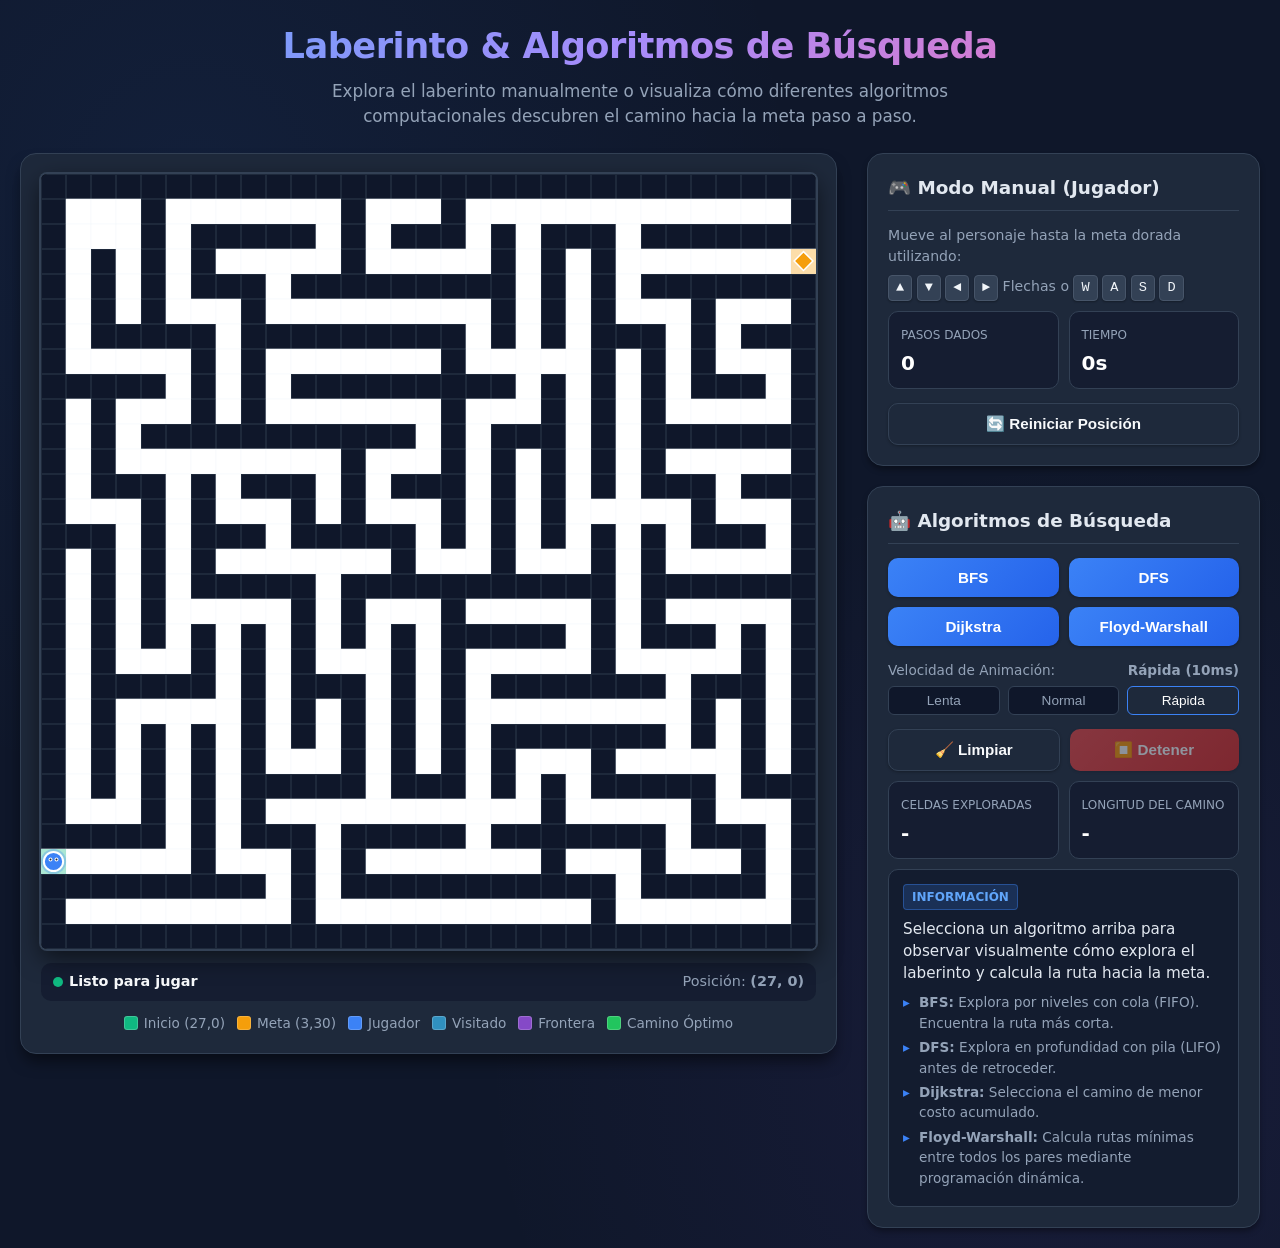
<file: index.html>
<!DOCTYPE html>
<html lang="es">
<head>
  <meta charset="UTF-8">
  <meta name="viewport" content="width=device-width, initial-scale=1.0">
  <title>Laberinto Interactivo y Algoritmos de Búsqueda | Ciencia Callejera</title>
  <meta name="description" content="Aplicación interactiva y educativa para jugar y visualizar algoritmos de búsqueda de caminos en laberintos: BFS, DFS, Dijkstra y Floyd-Warshall.">
  <link rel="stylesheet" href="css/estilo.css">
</head>
<body>

  <header>
    <h1>Laberinto & Algoritmos de Búsqueda</h1>
    <p>Explora el laberinto manualmente o visualiza cómo diferentes algoritmos computacionales descubren el camino hacia la meta paso a paso.</p>
  </header>

  <main class="app-container">
    <!-- Panel del Canvas / Tablero -->
    <section class="canvas-panel">
      <div class="canvas-wrapper">
        <canvas id="canvasLaberinto" width="775" height="775"></canvas>
        
        <!-- Overlay de Victoria -->
        <div id="victoryOverlay" class="victory-overlay hidden">
          <div class="victory-content">
            <div class="victory-icon">🏆</div>
            <h2>¡Laberinto completado!</h2>
            <p>¡Felicitaciones! Has llegado a la meta con éxito.</p>
            <div class="victory-stats">
              <div class="stat-item">
                <span class="stat-label">Movimientos</span>
                <span id="victoryPasos" class="stat-value">0</span>
              </div>
              <div class="stat-item">
                <span class="stat-label">Tiempo</span>
                <span id="victoryTiempo" class="stat-value">0s</span>
              </div>
            </div>
            <button id="btnVictoriaReiniciar" class="btn btn-success" onclick="reiniciarJuego()" style="width: 100%;">
              🔄 Jugar de nuevo
            </button>
          </div>
        </div>
      </div>

      <!-- Barra de estado debajo del canvas -->
      <div class="canvas-statusbar">
        <div class="status-badge">
          <span id="statusIndicator" class="badge-dot"></span>
          <span id="statusText">Listo para jugar</span>
        </div>
        <div>
          Posición: <strong id="marcadorPosicion">(27, 0)</strong>
        </div>
      </div>

      <!-- Leyenda de Colores -->
      <div class="legend-bar">
        <div class="legend-item">
          <span class="legend-color" style="background-color: #10b981;"></span>
          <span>Inicio (27,0)</span>
        </div>
        <div class="legend-item">
          <span class="legend-color" style="background-color: #f59e0b;"></span>
          <span>Meta (3,30)</span>
        </div>
        <div class="legend-item">
          <span class="legend-color" style="background-color: #3b82f6;"></span>
          <span>Jugador</span>
        </div>
        <div class="legend-item">
          <span class="legend-color" style="background-color: rgba(56, 189, 248, 0.7);"></span>
          <span>Visitado</span>
        </div>
        <div class="legend-item">
          <span class="legend-color" style="background-color: rgba(168, 85, 247, 0.75);"></span>
          <span>Frontera</span>
        </div>
        <div class="legend-item">
          <span class="legend-color" style="background-color: #22c55e;"></span>
          <span>Camino Óptimo</span>
        </div>
      </div>
    </section>

    <!-- Panel Lateral de Controles y Explicación -->
    <aside class="sidebar-panel">
      
      <!-- Tarjeta 1: Modo Jugador -->
      <div class="card" id="cardJugador">
        <h2 class="card-title">🎮 Modo Manual (Jugador)</h2>
        <div class="instructions-list">
          <p>Mueve al personaje hasta la meta dorada utilizando:</p>
          <p>
            <span class="key-badge">▲</span> <span class="key-badge">▼</span> <span class="key-badge">◄</span> <span class="key-badge">►</span> Flechas o <span class="key-badge">W</span> <span class="key-badge">A</span> <span class="key-badge">S</span> <span class="key-badge">D</span>
          </p>
        </div>

        <div class="metrics-grid">
          <div class="metric-card">
            <span class="metric-card-label">Pasos dados</span>
            <div id="marcadorPasos" class="metric-card-val">0</div>
          </div>
          <div class="metric-card">
            <span class="metric-card-label">Tiempo</span>
            <div id="marcadorTiempo" class="metric-card-val">0s</div>
          </div>
        </div>

        <div style="margin-top: 14px;">
          <button id="btnReiniciarJuego" class="btn btn-outline" onclick="reiniciarJuego()" style="width: 100%;">
            🔄 Reiniciar Posición
          </button>
        </div>
      </div>

      <!-- Tarjeta 2: Demostración de Algoritmos -->
      <div class="card" id="cardAlgoritmos">
        <h2 class="card-title">🤖 Algoritmos de Búsqueda</h2>
        
        <div class="btn-group">
          <button id="btnBFS" class="btn btn-primary" onclick="ejecutarAlgoritmo('BFS')">
            BFS
          </button>
          <button id="btnDFS" class="btn btn-primary" onclick="ejecutarAlgoritmo('DFS')">
            DFS
          </button>
          <button id="btnDijkstra" class="btn btn-primary" onclick="ejecutarAlgoritmo('Dijkstra')">
            Dijkstra
          </button>
          <button id="btnFloydWarshall" class="btn btn-primary" onclick="ejecutarAlgoritmo('Floyd-Warshall')">
            Floyd-Warshall
          </button>
        </div>

        <!-- Control de Velocidad -->
        <div class="speed-control">
          <div class="speed-header">
            <span>Velocidad de Animación:</span>
            <strong id="labelVelocidad">Rápida (10ms)</strong>
          </div>
          <div class="speed-buttons">
            <button class="speed-btn" onclick="cambiarVelocidad(60, 'Lenta (60ms)', this)">Lenta</button>
            <button class="speed-btn" onclick="cambiarVelocidad(25, 'Normal (25ms)', this)">Normal</button>
            <button class="speed-btn active" onclick="cambiarVelocidad(10, 'Rápida (10ms)', this)">Rápida</button>
          </div>
        </div>

        <!-- Acciones de Demostración -->
        <div style="display: flex; gap: 10px; margin-top: 14px;">
          <button id="btnLimpiarDemo" class="btn btn-outline" onclick="limpiarDemostracion()" style="flex: 1;">
            🧹 Limpiar
          </button>
          <button id="btnDetener" class="btn btn-danger" onclick="detenerAlgoritmo()" style="flex: 1;" disabled>
            ⏹️ Detener
          </button>
        </div>

        <!-- Métricas del Algoritmo -->
        <div class="metrics-grid">
          <div class="metric-card">
            <span class="metric-card-label">Celdas exploradas</span>
            <div id="algoCeldas" class="metric-card-val">-</div>
          </div>
          <div class="metric-card">
            <span class="metric-card-label">Longitud del camino</span>
            <div id="algoLongitud" class="metric-card-val">-</div>
          </div>
        </div>

        <!-- Explicación Educativa -->
        <div class="educational-box">
          <span id="algoTag" class="algo-tag">Información</span>
          <p id="algoDesc" class="algo-desc">
            Selecciona un algoritmo arriba para observar visualmente cómo explora el laberinto y calcula la ruta hacia la meta.
          </p>
          <ul id="algoBullets" class="algo-bullets">
            <li><strong>BFS:</strong> Explora por niveles con cola (FIFO). Encuentra la ruta más corta.</li>
            <li><strong>DFS:</strong> Explora en profundidad con pila (LIFO) antes de retroceder.</li>
            <li><strong>Dijkstra:</strong> Selecciona el camino de menor costo acumulado.</li>
            <li><strong>Floyd-Warshall:</strong> Calcula rutas mínimas entre todos los pares mediante programación dinámica.</li>
          </ul>
        </div>

      </div>

    </aside>
  </main>

  <!-- Módulos de Javascript -->
  <script src="js/laberinto.js"></script>
  <script src="js/juego.js"></script>
  <script src="js/bfs.js"></script>
  <script src="js/dfs.js"></script>
  <script src="js/dijkstra.js"></script>
  <script src="js/floydWarshall.js"></script>
  <script src="js/algoritmos.js"></script>

  <script>
    // Inicialización al cargar el documento
    document.addEventListener('DOMContentLoaded', () => {
      inicializarCanvas();
      inicializarJuego();
    });
  </script>
</body>
</html>
</file>
<file: css/estilo.css>
/* ==========================================================================
   Estilos Principales - Laberinto Interactivo & Educativo de Algoritmos
   ========================================================================== */

:root {
  --bg-primary: #0f172a;
  --bg-secondary: #1e293b;
  --bg-card: #1e293b;
  --bg-card-hover: #334155;
  --border-color: #334155;
  --border-focus: #38bdf8;
  
  --text-primary: #f8fafc;
  --text-secondary: #94a3b8;
  --text-muted: #64748b;
  
  --color-wall: #0f172a;
  --color-path: #ffffff;
  --color-start: #10b981;
  --color-goal: #f59e0b;
  --color-player: #3b82f6;
  --color-visited: #38bdf8;
  --color-frontier: #a855f7;
  --color-shortest-path: #22c55e;
  
  --accent-primary: #3b82f6;
  --accent-primary-hover: #2563eb;
  --accent-secondary: #8b5cf6;
  --accent-success: #10b981;
  --accent-warning: #f59e0b;
  --accent-danger: #ef4444;
  
  --radius-sm: 6px;
  --radius-md: 10px;
  --radius-lg: 16px;
  --shadow-sm: 0 1px 3px rgba(0, 0, 0, 0.3);
  --shadow-md: 0 4px 6px -1px rgba(0, 0, 0, 0.4);
  --shadow-lg: 0 10px 15px -3px rgba(0, 0, 0, 0.5);
  --shadow-glow: 0 0 20px rgba(59, 130, 246, 0.3);
  
  --font-main: 'Segoe UI', system-ui, -apple-system, BlinkMacSystemFont, Roboto, sans-serif;
}

* {
  box-sizing: border-box;
  margin: 0;
  padding: 0;
}

body {
  background-color: var(--bg-primary);
  color: var(--text-primary);
  font-family: var(--font-main);
  min-height: 100vh;
  display: flex;
  flex-direction: column;
  line-height: 1.5;
  padding: 20px;
  background-image: 
    radial-gradient(circle at 15% 15%, rgba(59, 130, 246, 0.08) 0%, transparent 40%),
    radial-gradient(circle at 85% 85%, rgba(139, 92, 246, 0.08) 0%, transparent 40%);
}

/* Header */
header {
  text-align: center;
  margin-bottom: 24px;
}

header h1 {
  font-size: 2.2rem;
  font-weight: 800;
  letter-spacing: -0.5px;
  background: linear-gradient(135deg, #60a5fa 0%, #a78bfa 50%, #f472b6 100%);
  -webkit-background-clip: text;
  -webkit-text-fill-color: transparent;
  margin-bottom: 6px;
}

header p {
  color: var(--text-secondary);
  font-size: 1.05rem;
  max-width: 680px;
  margin: 0 auto;
}

/* Contenedor Principal */
.app-container {
  display: flex;
  justify-content: center;
  align-items: flex-start;
  gap: 30px;
  max-width: 1400px;
  margin: 0 auto;
  width: 100%;
  flex-wrap: wrap;
}

/* Panel del Laberinto / Canvas */
.canvas-panel {
  display: flex;
  flex-direction: column;
  align-items: center;
  background-color: var(--bg-secondary);
  padding: 20px;
  border-radius: var(--radius-lg);
  border: 1px solid var(--border-color);
  box-shadow: var(--shadow-lg);
  position: relative;
}

.canvas-wrapper {
  position: relative;
  border-radius: var(--radius-sm);
  overflow: hidden;
  box-shadow: 0 0 0 2px #334155, 0 8px 24px rgba(0,0,0,0.6);
  background-color: #000;
}

canvas {
  display: block;
  image-rendering: pixelated;
  image-rendering: crisp-edges;
}

/* Overlay de Victoria */
.victory-overlay {
  position: absolute;
  top: 0;
  left: 0;
  width: 100%;
  height: 100%;
  background: rgba(15, 23, 42, 0.88);
  backdrop-filter: blur(4px);
  display: flex;
  flex-direction: column;
  align-items: center;
  justify-content: center;
  padding: 24px;
  text-align: center;
  border-radius: var(--radius-sm);
  animation: fadeIn 0.3s ease-out;
  z-index: 10;
}

.victory-overlay.hidden {
  display: none;
}

.victory-content {
  background: var(--bg-secondary);
  border: 2px solid var(--accent-success);
  padding: 30px 40px;
  border-radius: var(--radius-lg);
  box-shadow: 0 0 30px rgba(16, 185, 129, 0.4);
  max-width: 420px;
}

.victory-icon {
  font-size: 3.5rem;
  margin-bottom: 10px;
  animation: bounce 0.6s infinite alternate;
}

.victory-content h2 {
  font-size: 1.8rem;
  color: var(--accent-success);
  margin-bottom: 8px;
}

.victory-stats {
  margin: 16px 0 24px;
  display: flex;
  justify-content: space-around;
  background: rgba(0,0,0,0.25);
  padding: 12px;
  border-radius: var(--radius-md);
}

.stat-item {
  display: flex;
  flex-direction: column;
}

.stat-label {
  font-size: 0.8rem;
  color: var(--text-secondary);
  text-transform: uppercase;
  letter-spacing: 0.5px;
}

.stat-value {
  font-size: 1.4rem;
  font-weight: bold;
  color: var(--text-primary);
}

/* Barra de Estado del Juego / Laberinto */
.canvas-statusbar {
  width: 100%;
  display: flex;
  justify-content: space-between;
  align-items: center;
  margin-top: 14px;
  padding: 8px 12px;
  background: rgba(15, 23, 42, 0.6);
  border-radius: var(--radius-md);
  font-size: 0.9rem;
  color: var(--text-secondary);
}

.status-badge {
  display: inline-flex;
  align-items: center;
  gap: 6px;
  font-weight: 600;
  color: var(--text-primary);
}

.badge-dot {
  width: 10px;
  height: 10px;
  border-radius: 50%;
  background-color: var(--accent-success);
}

.badge-dot.busy {
  background-color: var(--accent-warning);
  animation: pulse 1s infinite;
}

/* Leyenda de Colores */
.legend-bar {
  display: flex;
  flex-wrap: wrap;
  gap: 12px;
  margin-top: 12px;
  font-size: 0.85rem;
  color: var(--text-secondary);
  justify-content: center;
}

.legend-item {
  display: flex;
  align-items: center;
  gap: 6px;
}

.legend-color {
  width: 14px;
  height: 14px;
  border-radius: 3px;
  border: 1px solid rgba(255, 255, 255, 0.2);
}

/* Panel Lateral de Controles */
.sidebar-panel {
  flex: 1;
  min-width: 360px;
  max-width: 480px;
  display: flex;
  flex-direction: column;
  gap: 20px;
}

.card {
  background-color: var(--bg-secondary);
  border-radius: var(--radius-lg);
  border: 1px solid var(--border-color);
  padding: 20px;
  box-shadow: var(--shadow-md);
}

.card-title {
  font-size: 1.15rem;
  font-weight: 700;
  margin-bottom: 14px;
  display: flex;
  align-items: center;
  gap: 8px;
  color: #e2e8f0;
  border-bottom: 1px solid var(--border-color);
  padding-bottom: 8px;
}

/* Botones y Controles */
.btn-group {
  display: grid;
  grid-template-columns: 1fr 1fr;
  gap: 10px;
}

.btn {
  padding: 11px 16px;
  font-size: 0.95rem;
  font-weight: 600;
  border: none;
  border-radius: var(--radius-md);
  cursor: pointer;
  display: inline-flex;
  align-items: center;
  justify-content: center;
  gap: 8px;
  transition: all 0.2s cubic-bezier(0.4, 0, 0.2, 1);
  color: #fff;
  background-color: #334155;
  box-shadow: var(--shadow-sm);
  text-align: center;
  user-select: none;
}

.btn:hover:not(:disabled) {
  background-color: #475569;
  transform: translateY(-1px);
  box-shadow: var(--shadow-md);
}

.btn:active:not(:disabled) {
  transform: translateY(0);
}

.btn:disabled {
  opacity: 0.5;
  cursor: not-allowed;
  transform: none;
}

.btn-primary {
  background: linear-gradient(135deg, var(--accent-primary) 0%, #2563eb 100%);
}

.btn-primary:hover:not(:disabled) {
  background: linear-gradient(135deg, #60a5fa 0%, var(--accent-primary) 100%);
  box-shadow: 0 0 15px rgba(59, 130, 246, 0.4);
}

.btn-success {
  background: linear-gradient(135deg, #10b981 0%, #059669 100%);
}

.btn-success:hover:not(:disabled) {
  background: linear-gradient(135deg, #34d399 0%, #10b981 100%);
  box-shadow: 0 0 15px rgba(16, 185, 129, 0.4);
}

.btn-warning {
  background: linear-gradient(135deg, #f59e0b 0%, #d97706 100%);
}

.btn-danger {
  background: linear-gradient(135deg, #ef4444 0%, #dc2626 100%);
}

.btn-outline {
  background: transparent;
  border: 1px solid var(--border-color);
  color: var(--text-primary);
}

.btn-outline:hover:not(:disabled) {
  background: rgba(255, 255, 255, 0.05);
  border-color: var(--accent-primary);
}

.btn.active {
  background: var(--accent-primary);
  border-color: #93c5fd;
  box-shadow: 0 0 12px rgba(59, 130, 246, 0.5);
}

/* Control de Velocidad */
.speed-control {
  margin-top: 14px;
  display: flex;
  flex-direction: column;
  gap: 6px;
}

.speed-header {
  display: flex;
  justify-content: space-between;
  font-size: 0.85rem;
  color: var(--text-secondary);
}

.speed-buttons {
  display: flex;
  gap: 8px;
}

.speed-btn {
  flex: 1;
  padding: 6px 10px;
  font-size: 0.85rem;
  background: #0f172a;
  border: 1px solid var(--border-color);
  color: var(--text-secondary);
  border-radius: var(--radius-sm);
  cursor: pointer;
  transition: all 0.15s;
}

.speed-btn.active, .speed-btn:hover {
  color: #fff;
  border-color: var(--accent-primary);
  background: #1e293b;
}

/* Panel Educativo */
.educational-box {
  background: rgba(15, 23, 42, 0.7);
  border: 1px solid var(--border-color);
  border-radius: var(--radius-md);
  padding: 14px;
  margin-top: 10px;
}

.algo-tag {
  display: inline-block;
  font-size: 0.75rem;
  font-weight: 700;
  text-transform: uppercase;
  padding: 3px 8px;
  border-radius: 4px;
  background: rgba(59, 130, 246, 0.2);
  color: #60a5fa;
  margin-bottom: 8px;
  border: 1px solid rgba(59, 130, 246, 0.4);
}

.algo-desc {
  font-size: 0.95rem;
  color: #e2e8f0;
  line-height: 1.45;
  margin-bottom: 8px;
}

.algo-bullets {
  list-style-type: none;
  font-size: 0.85rem;
  color: var(--text-secondary);
}

.algo-bullets li {
  margin-bottom: 4px;
  position: relative;
  padding-left: 16px;
}

.algo-bullets li::before {
  content: '▸';
  position: absolute;
  left: 0;
  color: var(--accent-primary);
}

/* Métricas en Vivo */
.metrics-grid {
  display: grid;
  grid-template-columns: 1fr 1fr;
  gap: 10px;
  margin-top: 10px;
}

.metric-card {
  background: rgba(15, 23, 42, 0.6);
  padding: 10px 12px;
  border-radius: var(--radius-md);
  border: 1px solid var(--border-color);
}

.metric-card-label {
  font-size: 0.75rem;
  color: var(--text-secondary);
  text-transform: uppercase;
}

.metric-card-val {
  font-size: 1.25rem;
  font-weight: 700;
  color: #fff;
  margin-top: 2px;
}

/* Instrucciones de Juego */
.instructions-list {
  font-size: 0.88rem;
  color: var(--text-secondary);
  display: flex;
  flex-direction: column;
  gap: 8px;
}

.key-badge {
  display: inline-block;
  padding: 2px 7px;
  background: #334155;
  border: 1px solid #475569;
  border-radius: 4px;
  color: #f1f5f9;
  font-family: monospace;
  font-size: 0.85rem;
  box-shadow: 0 1px 2px rgba(0,0,0,0.3);
}

/* Animaciones */
@keyframes fadeIn {
  from { opacity: 0; transform: scale(0.96); }
  to { opacity: 1; transform: scale(1); }
}

@keyframes bounce {
  from { transform: translateY(0); }
  to { transform: translateY(-8px); }
}

@keyframes pulse {
  0%, 100% { opacity: 1; transform: scale(1); }
  50% { opacity: 0.5; transform: scale(1.2); }
}

/* Responsive */
@media (max-width: 900px) {
  .app-container {
    flex-direction: column;
    align-items: center;
  }
  .sidebar-panel {
    width: 100%;
    max-width: 775px;
  }
}
</file>
